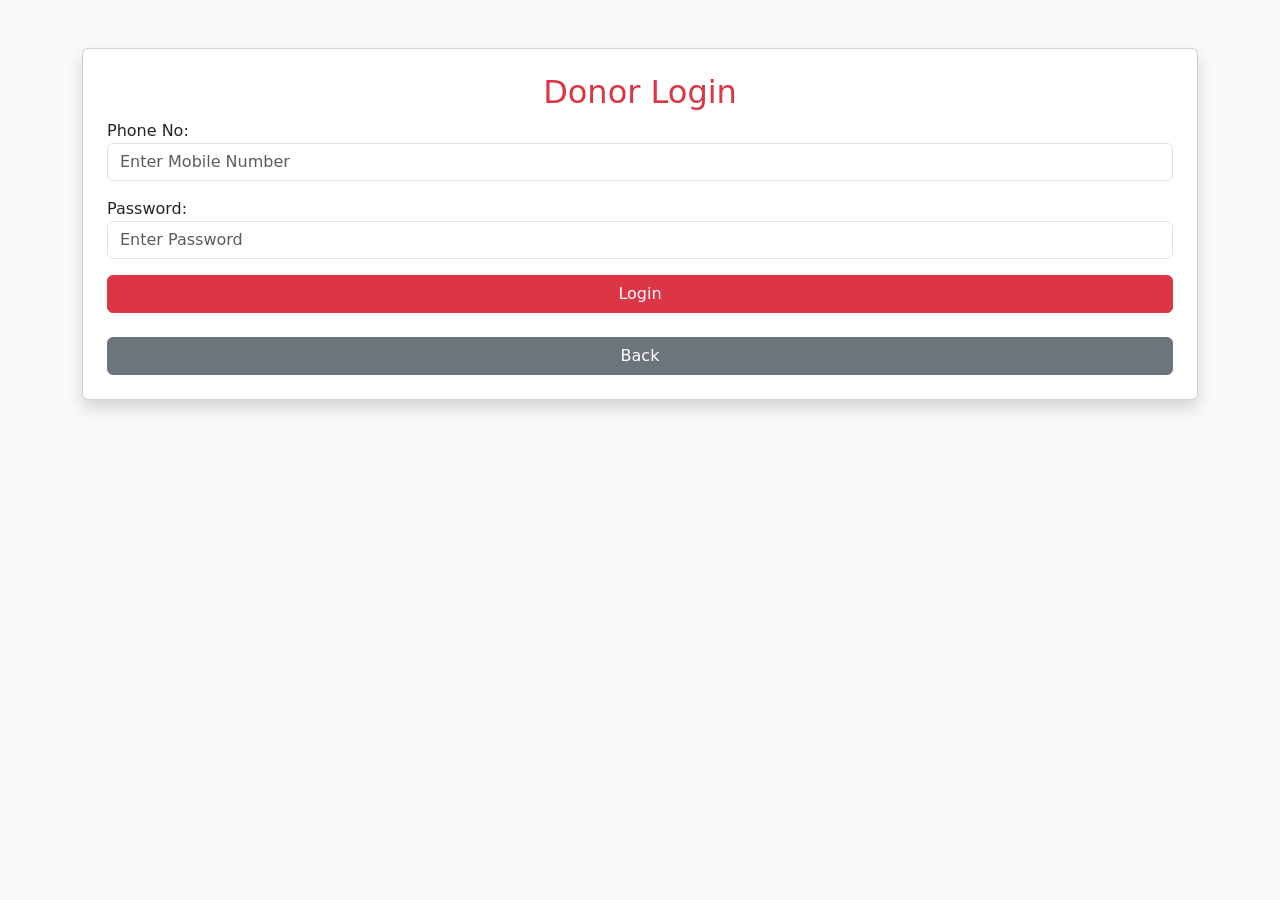
<file: login.html>
<!DOCTYPE html>
<html>
<head>
    <title>Login</title>
    <link href="https://cdn.jsdelivr.net/npm/bootstrap@5.3.3/dist/css/bootstrap.min.css" rel="stylesheet">
</head>
<body class="bg-light">

<div class="container mt-5">
<div class="card p-4 shadow">

<h2 class="text-center text-danger">Donor Login</h2>

<form method="POST">

<div class="mb-3">
<label>Phone No:</label>

<input 
type="number" 
name="phone" 
class="form-control" 
placeholder="Enter Mobile Number"
required>

</div>

<div class="mb-3">

<label>Password:</label>

<input 
type="password" 
name="password" 
class="form-control"
placeholder="Enter Password"
required>

</div>

<button class="btn btn-danger w-100">
Login
</button>

</form>

<br>

<a href="/" class="btn btn-secondary w-100">
Back
</a>

</div>
</div>

</body>
</html>
</file>
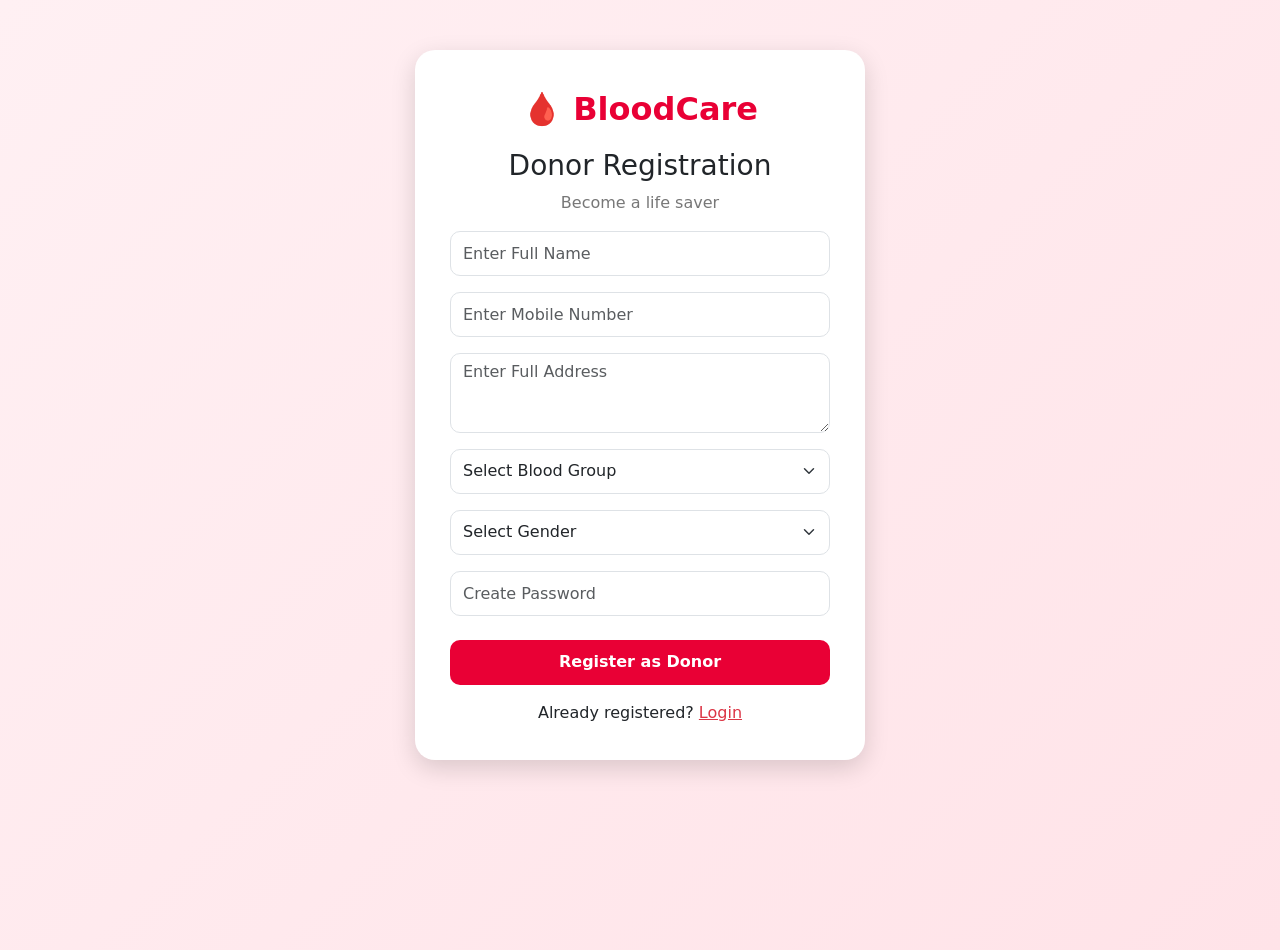
<file: register.html>
<!DOCTYPE html>
<html>

<head>

<title>BloodCare Donor Registration</title>

<link href="https://cdn.jsdelivr.net/npm/bootstrap@5.3.3/dist/css/bootstrap.min.css" rel="stylesheet">


<style>

body{

    background:linear-gradient(135deg,#fff0f3,#ffe3e8);
    min-height:100vh;

}


.register-card{

    width:450px;
    margin:50px auto;
    background:white;
    padding:35px;
    border-radius:20px;
    box-shadow:0px 8px 25px rgba(0,0,0,0.15);

}


.logo{

    text-align:center;
    font-size:32px;
    font-weight:bold;
    color:#e90035;

}


.subtitle{

    text-align:center;
    color:#777;

}


.form-control,
.form-select{

    height:45px;
    border-radius:10px;

}


textarea.form-control{

    height:80px;

}


.btn-danger{

    background:#e90035;
    border:none;
    height:45px;
    border-radius:10px;
    font-weight:bold;

}


.btn-danger:hover{

    background:#c9002e;

}


</style>


</head>



<body>



<div class="register-card">



<div class="logo">

🩸 BloodCare

</div>


<h3 class="text-center mt-3">

Donor Registration

</h3>


<p class="subtitle">

Become a life saver

</p>




<form method="POST" action="/register">



<!-- 1 Name -->

<input

type="text"

name="name"

class="form-control mt-3"

placeholder="Enter Full Name"

required>



<!-- 2 Mobile Number -->


<input

type="tel"

name="phone"

class="form-control mt-3"

placeholder="Enter Mobile Number"

pattern="[0-9]{10}"

required>





<!-- 3 Address -->


<textarea

name="address"

class="form-control mt-3"

placeholder="Enter Full Address"

required></textarea>





<!-- 4 Blood Group -->


<select

name="blood_group"

class="form-select mt-3"

required>


<option value="">

Select Blood Group

</option>


<option>A+</option>

<option>A-</option>

<option>B+</option>

<option>B-</option>

<option>AB+</option>

<option>AB-</option>

<option>O+</option>

<option>O-</option>


</select>





<!-- 5 Gender -->


<select

name="gender"

class="form-select mt-3"

required>


<option value="">

Select Gender

</option>


<option>Male</option>

<option>Female</option>

<option>Other</option>


</select>





<!-- 6 Password -->


<input

type="password"

name="password"

class="form-control mt-3"

placeholder="Create Password"

required>





<button

type="submit"

class="btn btn-danger w-100 mt-4">


Register as Donor


</button>




</form>




<div class="text-center mt-3">


Already registered?

<a href="/login" class="text-danger">

Login

</a>


</div>



</div>



</body>


</html>
</file>
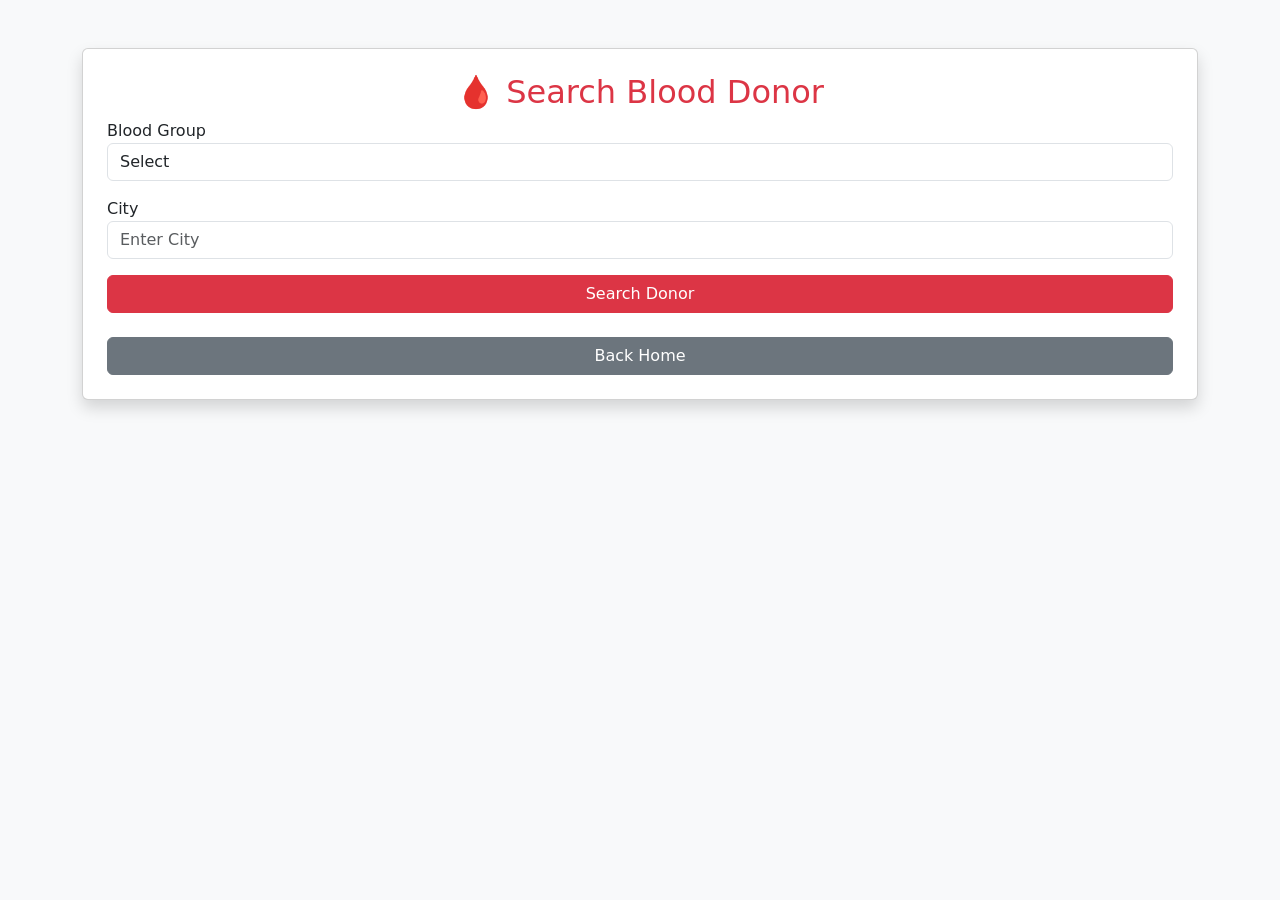
<file: search.html>
<!DOCTYPE html>
<html>
<head>
    <title>Search Blood Donor</title>
    <link href="https://cdn.jsdelivr.net/npm/bootstrap@5.3.3/dist/css/bootstrap.min.css" rel="stylesheet">
</head>

<body class="bg-light">

<div class="container mt-5">

<div class="card shadow p-4">

<h2 class="text-center text-danger">🩸 Search Blood Donor</h2>

<form method="POST">

<div class="mb-3">
<label>Blood Group</label>

<select class="form-control" name="blood_group" required>

<option value="">Select</option>

<option>A+</option>
<option>A-</option>
<option>B+</option>
<option>B-</option>
<option>AB+</option>
<option>AB-</option>
<option>O+</option>
<option>O-</option>

</select>

</div>

<div class="mb-3">

<label>City</label>

<input type="text" class="form-control" name="city" placeholder="Enter City" required>

</div>

<button class="btn btn-danger w-100">

Search Donor

</button>

</form>

<br>

<a href="/" class="btn btn-secondary w-100">

Back Home

</a>

</div>

</div>

</body>
</html>
</file>
